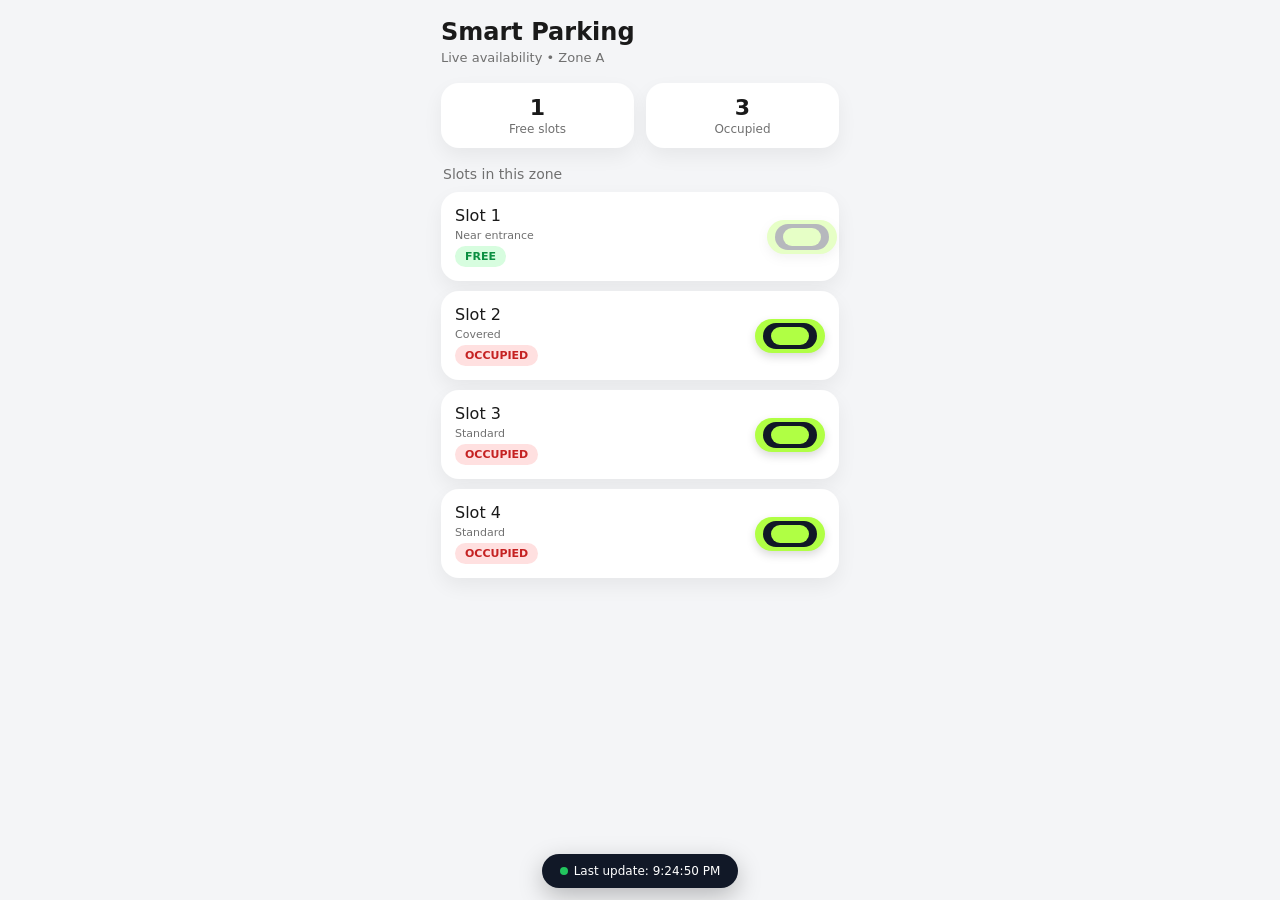
<file: smart-parking/index.html>
<!DOCTYPE html>
<html lang="en">
<head>
<meta charset="UTF-8">
<title>Smart Parking Dashboard</title>

<!-- Super important for mobile scaling -->
<meta name="viewport" content="width=device-width, initial-scale=1.0">

<style>
    :root {
        --bg: #f4f5f7;
        --card-bg: #ffffff;
        --text-main: #1a1a1a;
        --text-sub: #707070;
        --green-bg: #d7fddf;
        --green-text: #0b8f41;
        --red-bg: #ffe0e0;
        --red-text: #c52222;
    }

    * {
        margin: 0;
        padding: 0;
        box-sizing: border-box;
        font-family: "Poppins", system-ui, -apple-system, BlinkMacSystemFont, sans-serif;
    }

    body {
        background: var(--bg);
        color: var(--text-main);
        min-height: 100vh;
        display: flex;
        justify-content: center;
    }

    .app {
        width: 100%;
        max-width: 430px;          /* nice mobile width, looks like a phone */
        min-height: 100vh;
        background: var(--bg);
        padding: 18px 16px 28px;
    }

    /* header */
    .header {
        margin-bottom: 18px;
    }

    .title {
        font-size: 24px;
        font-weight: 600;
        margin-bottom: 4px;
    }

    .subtitle {
        font-size: 13px;
        color: var(--text-sub);
    }

    /* summary row */
    .summary-row {
        display: flex;
        gap: 12px;
        margin-bottom: 18px;
    }

    .summary-card {
        flex: 1;
        background: var(--card-bg);
        border-radius: 18px;
        padding: 12px;
        text-align: center;
        box-shadow: 0 8px 20px rgba(0,0,0,0.06);
    }

    .summary-card h3 {
        font-size: 22px;
        margin-bottom: 2px;
    }

    .summary-card p {
        font-size: 12px;
        color: var(--text-sub);
    }

    /* slot list */
    .slot-list-title {
        font-size: 14px;
        margin: 8px 2px 10px;
        color: var(--text-sub);
    }

    .slot-list {
        display: flex;
        flex-direction: column;
        gap: 10px;
    }

    .slot-card {
        display: flex;
        align-items: center;
        justify-content: space-between;
        background: var(--card-bg);
        border-radius: 18px;
        padding: 14px 14px;
        box-shadow: 0 8px 20px rgba(0,0,0,0.06);
    }

    .slot-left {
        display: flex;
        flex-direction: column;
        align-items: flex-start;
        gap: 4px;
    }

    .slot-name {
        font-size: 16px;
        font-weight: 500;
    }

    .slot-sub {
        font-size: 11px;
        color: var(--text-sub);
    }

    .badge {
        border-radius: 999px;
        padding: 4px 10px;
        font-size: 11px;
        font-weight: 600;
    }

    .badge.free {
        background: var(--green-bg);
        color: var(--green-text);
    }

    .badge.occupied {
        background: var(--red-bg);
        color: var(--red-text);
    }

    .car {
        width: 70px;
        height: 34px;
        border-radius: 999px;
        background: #b0ff44;
        position: relative;
        overflow: hidden;
        box-shadow: 0 4px 10px rgba(0,0,0,0.15);
        transform: translateX(12px);
        transition: 0.3s ease;
        opacity: 0.3;
    }

    .car::before {
        content: "";
        position: absolute;
        inset: 4px 8px;
        border-radius: 999px;
        background: #111827;
    }

    .car::after {
        content: "";
        position: absolute;
        inset: 8px 16px;
        border-radius: 999px;
        background: #b0ff44;
    }

    .slot-card.occupied .car {
        opacity: 1;
        transform: translateX(0);
    }

    /* bottom bar (optional) */
    .bottom-bar {
        position: fixed;
        bottom: 12px;
        left: 50%;
        transform: translateX(-50%);
        width: 100%;
        max-width: 430px;
        display: flex;
        justify-content: center;
        pointer-events: none;
    }

    .bottom-pill {
        pointer-events: all;
        background: #111827;
        color: white;
        border-radius: 999px;
        padding: 10px 18px;
        font-size: 12px;
        display: flex;
        align-items: center;
        gap: 6px;
        box-shadow: 0 8px 24px rgba(0,0,0,0.25);
    }

    .dot {
        width: 8px;
        height: 8px;
        border-radius: 999px;
        background: #22c55e;
    }

    @media (max-width: 360px) {
        .summary-card h3 { font-size: 19px; }
        .slot-name { font-size: 14px; }
        .car { width: 60px; }
    }
</style>
</head>
<body>

<div class="app">

    <!-- HEADER -->
    <div class="header">
        <div class="title">Smart Parking</div>
        <div class="subtitle">Live availability • Zone A</div>
    </div>

    <!-- SUMMARY -->
    <div class="summary-row">
        <div class="summary-card">
            <h3 id="freeCount">0</h3>
            <p>Free slots</p>
        </div>
        <div class="summary-card">
            <h3 id="occupiedCount">0</h3>
            <p>Occupied</p>
        </div>
    </div>

    <!-- SLOTS -->
    <div class="slot-list-title">Slots in this zone</div>

    <div class="slot-list">
        <div class="slot-card" id="slot1">
            <div class="slot-left">
                <div class="slot-name">Slot 1</div>
                <div class="slot-sub">Near entrance</div>
                <div class="badge free">FREE</div>
            </div>
            <div class="car"></div>
        </div>

        <div class="slot-card" id="slot2">
            <div class="slot-left">
                <div class="slot-name">Slot 2</div>
                <div class="slot-sub">Covered</div>
                <div class="badge free">FREE</div>
            </div>
            <div class="car"></div>
        </div>

        <div class="slot-card" id="slot3">
            <div class="slot-left">
                <div class="slot-name">Slot 3</div>
                <div class="slot-sub">Standard</div>
                <div class="badge free">FREE</div>
            </div>
            <div class="car"></div>
        </div>

        <div class="slot-card" id="slot4">
            <div class="slot-left">
                <div class="slot-name">Slot 4</div>
                <div class="slot-sub">Standard</div>
                <div class="badge free">FREE</div>
            </div>
            <div class="car"></div>
        </div>
    </div>
</div>

<!-- bottom status pill -->
<div class="bottom-bar">
    <div class="bottom-pill">
        <span class="dot"></span>
        <span id="statusText">Last update: just now</span>
    </div>
</div>

<script>
    // fake test data generator – replace with real API later
    function getTestData() {
        return {
            slot1: Math.random() > 0.5 ? "free" : "occupied",
            slot2: Math.random() > 0.5 ? "free" : "occupied",
            slot3: Math.random() > 0.5 ? "free" : "occupied",
            slot4: Math.random() > 0.5 ? "free" : "occupied"
        };
    }

    function updateUI(data) {
        let free = 0, occ = 0;

        for (let i = 1; i <= 4; i++) {
            const card = document.getElementById("slot" + i);
            const badge = card.querySelector(".badge");
            const status = data["slot" + i];

            card.classList.remove("occupied");
            badge.classList.remove("free", "occupied");

            if (status === "free") {
                badge.textContent = "FREE";
                badge.classList.add("free");
                free++;
            } else {
                badge.textContent = "OCCUPIED";
                badge.classList.add("occupied");
                card.classList.add("occupied");
                occ++;
            }
        }

        document.getElementById("freeCount").textContent = free;
        document.getElementById("occupiedCount").textContent = occ;
        document.getElementById("statusText").textContent =
            "Last update: " + new Date().toLocaleTimeString();
    }

    // auto-refresh for demo
    setInterval(() => {
        const data = getTestData();   // later: replace with fetch(...) from your API
        updateUI(data);
    }, 2000);

    // initial load
    updateUI(getTestData());
</script>

</body>
</html>
</file>
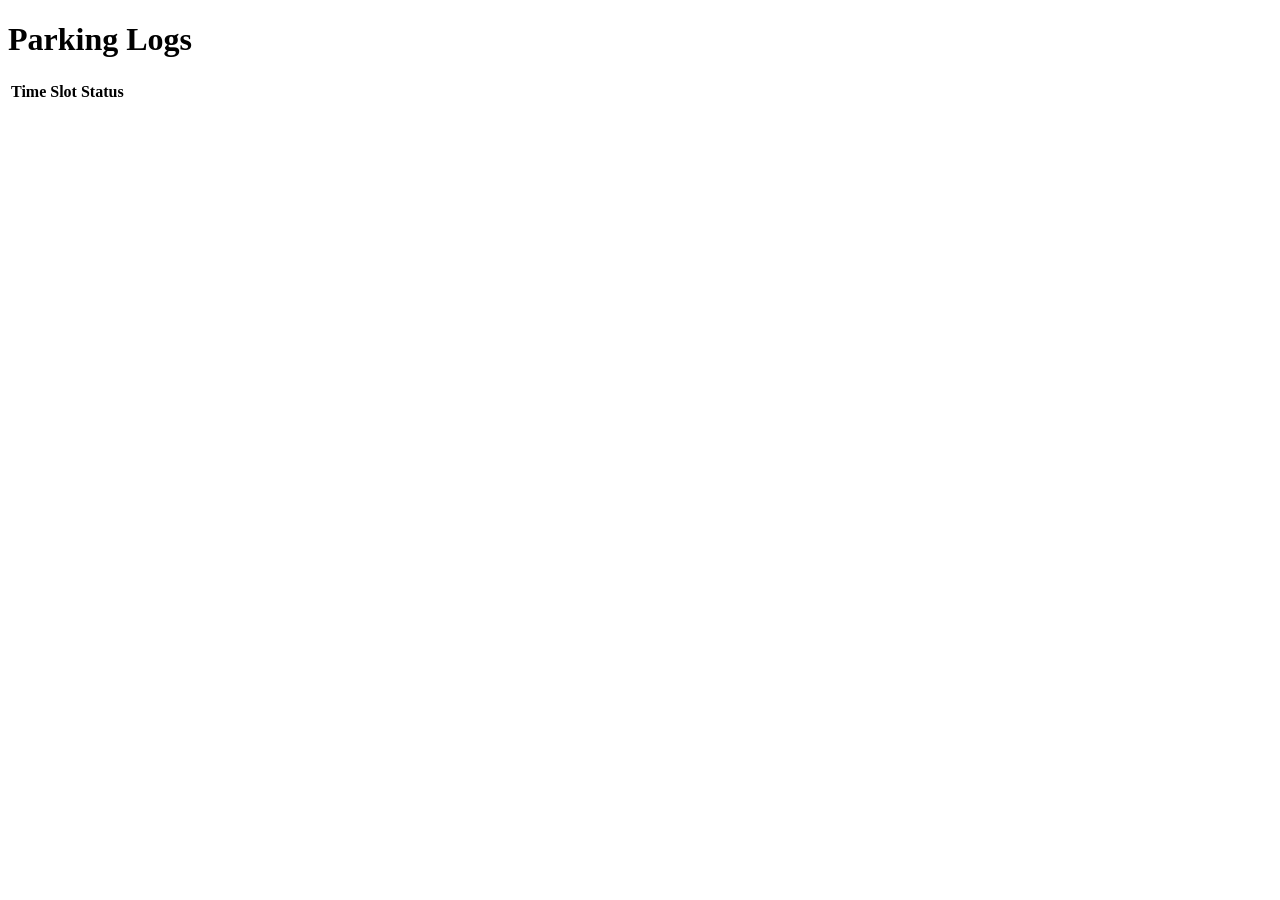
<file: smart-parking/history.html>
<!DOCTYPE html>
<html>
<head>
<title>Parking History</title>
<link rel="stylesheet" href="style.css">
</head>
<body>

<h1>Parking Logs</h1>

<table id="logTable">
    <tr>
        <th>Time</th>
        <th>Slot</th>
        <th>Status</th>
    </tr>
</table>

<script>
function addLog(slot, status) {
    let table = document.getElementById("logTable");
    let row = table.insertRow();
    row.insertCell(0).innerHTML = new Date().toLocaleString();
    row.insertCell(1).innerHTML = slot;
    row.insertCell(2).innerHTML = status;
}
</script>

</body>
</html>
</file>
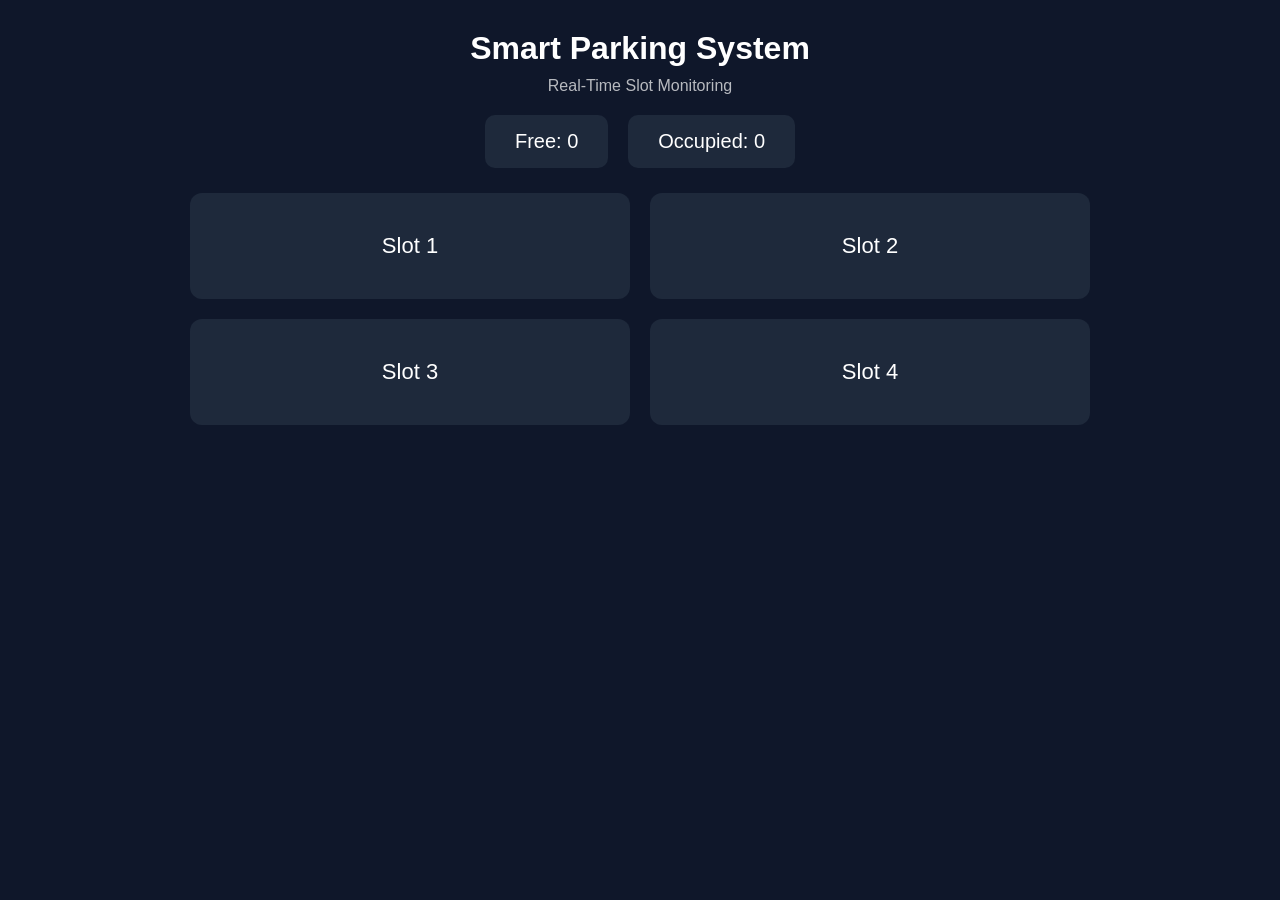
<file: smart-parking/Parking.html>
<!DOCTYPE html>
<html lang="en">
<head>
    <meta charset="UTF-8">
    <meta name="viewport" content="width=device-width, initial-scale=1.0">
    <title>Smart Parking Dashboard</title>

    <style>
        * {
            margin: 0;
            padding: 0;
            box-sizing: border-box;
            font-family: "Poppins", sans-serif;
        }

        body {
            background: #0f172a;
            color: white;
            display: flex;
            justify-content: center;
            padding: 30px;
        }

        .container {
            width: 90%;
            max-width: 900px;
            text-align: center;
        }

        h1 {
            margin-bottom: 10px;
            font-size: 32px;
        }

        .sub {
            margin-bottom: 20px;
            opacity: 0.7;
        }

        .summary {
            display: flex;
            justify-content: center;
            gap: 20px;
            margin-bottom: 25px;
        }

        .summary .box {
            background: #1e293b;
            padding: 15px 30px;
            border-radius: 10px;
            font-size: 20px;
        }

        .slots {
            display: grid;
            grid-template-columns: repeat(2, 1fr);
            gap: 20px;
        }

        .slot {
            background: #1e293b;
            padding: 40px 0;
            border-radius: 12px;
            font-size: 22px;
            transition: 0.3s;
        }

        .free {
            background: #10b981 !important;
        }

        .occupied {
            background: #ef4444 !important;
        }
    </style>

</head>
<body>

<div class="container">

    <h1>Smart Parking System</h1>
    <p class="sub">Real-Time Slot Monitoring</p>

    <div class="summary">
        <div class="box" id="freeCount">Free: 0</div>
        <div class="box" id="occupiedCount">Occupied: 0</div>
    </div>

    <div class="slots">
        <div class="slot" id="slot1">Slot 1</div>
        <div class="slot" id="slot2">Slot 2</div>
        <div class="slot" id="slot3">Slot 3</div>
        <div class="slot" id="slot4">Slot 4</div>
    </div>

</div>

<script>
    // TEST DATA (Later replace with backend/ESP-01 fetch)
    function getTestData() {
        return {
            slot1: Math.random() > 0.5 ? "free" : "occupied",
            slot2: Math.random() > 0.5 ? "free" : "occupied",
            slot3: Math.random() > 0.5 ? "free" : "occupied",
            slot4: Math.random() > 0.5 ? "free" : "occupied"
        };
    }

    function updateUI(data) {
        let freeCount = 0;
        let occupiedCount = 0;

        for (let i = 1; i <= 4; i++) {
            let slot = document.getElementById("slot" + i);
            let status = data["slot" + i];

            slot.classList.remove("free", "occupied");

            if (status === "free") {
                slot.classList.add("free");
                slot.innerHTML = `Slot ${i}<br>FREE`;
                freeCount++;
            } else {
                slot.classList.add("occupied");
                slot.innerHTML = `Slot ${i}<br>OCCUPIED`;
                occupiedCount++;
            }
        }

        document.getElementById("freeCount").innerText = "Free: " + freeCount;
        document.getElementById("occupiedCount").innerText = "Occupied: " + occupiedCount;
    }

    // AUTO REFRESH EVERY 2 SECONDS
    setInterval(() => {
        let data = getTestData(); // Replace this with API call
        updateUI(data);
    }, 2000);
</script>

</body>
</html>
</file>
<file: smart-parking/style.css>
body.light {
    background: #f1f5f9;
    color: #0f172a;
}

body.light .slot {
    background: #e2e8f0 !important;
}

body.light .free {
    background: #34d399 !important;
}

body.light .occupied {
    background: #f87171 !important;
}

body.light .navbar {
    background: #cbd5e1;
}
.navbar {
    background: #1e293b;
    display: flex;
    justify-content: space-between;
    padding: 10px 20px;
    margin-bottom: 20px;
    border-radius: 10px;
}
.navbar a {
    color: white;
    text-decoration: none;
    font-size: 18px;
    margin-right: 10px;
}
</file>
